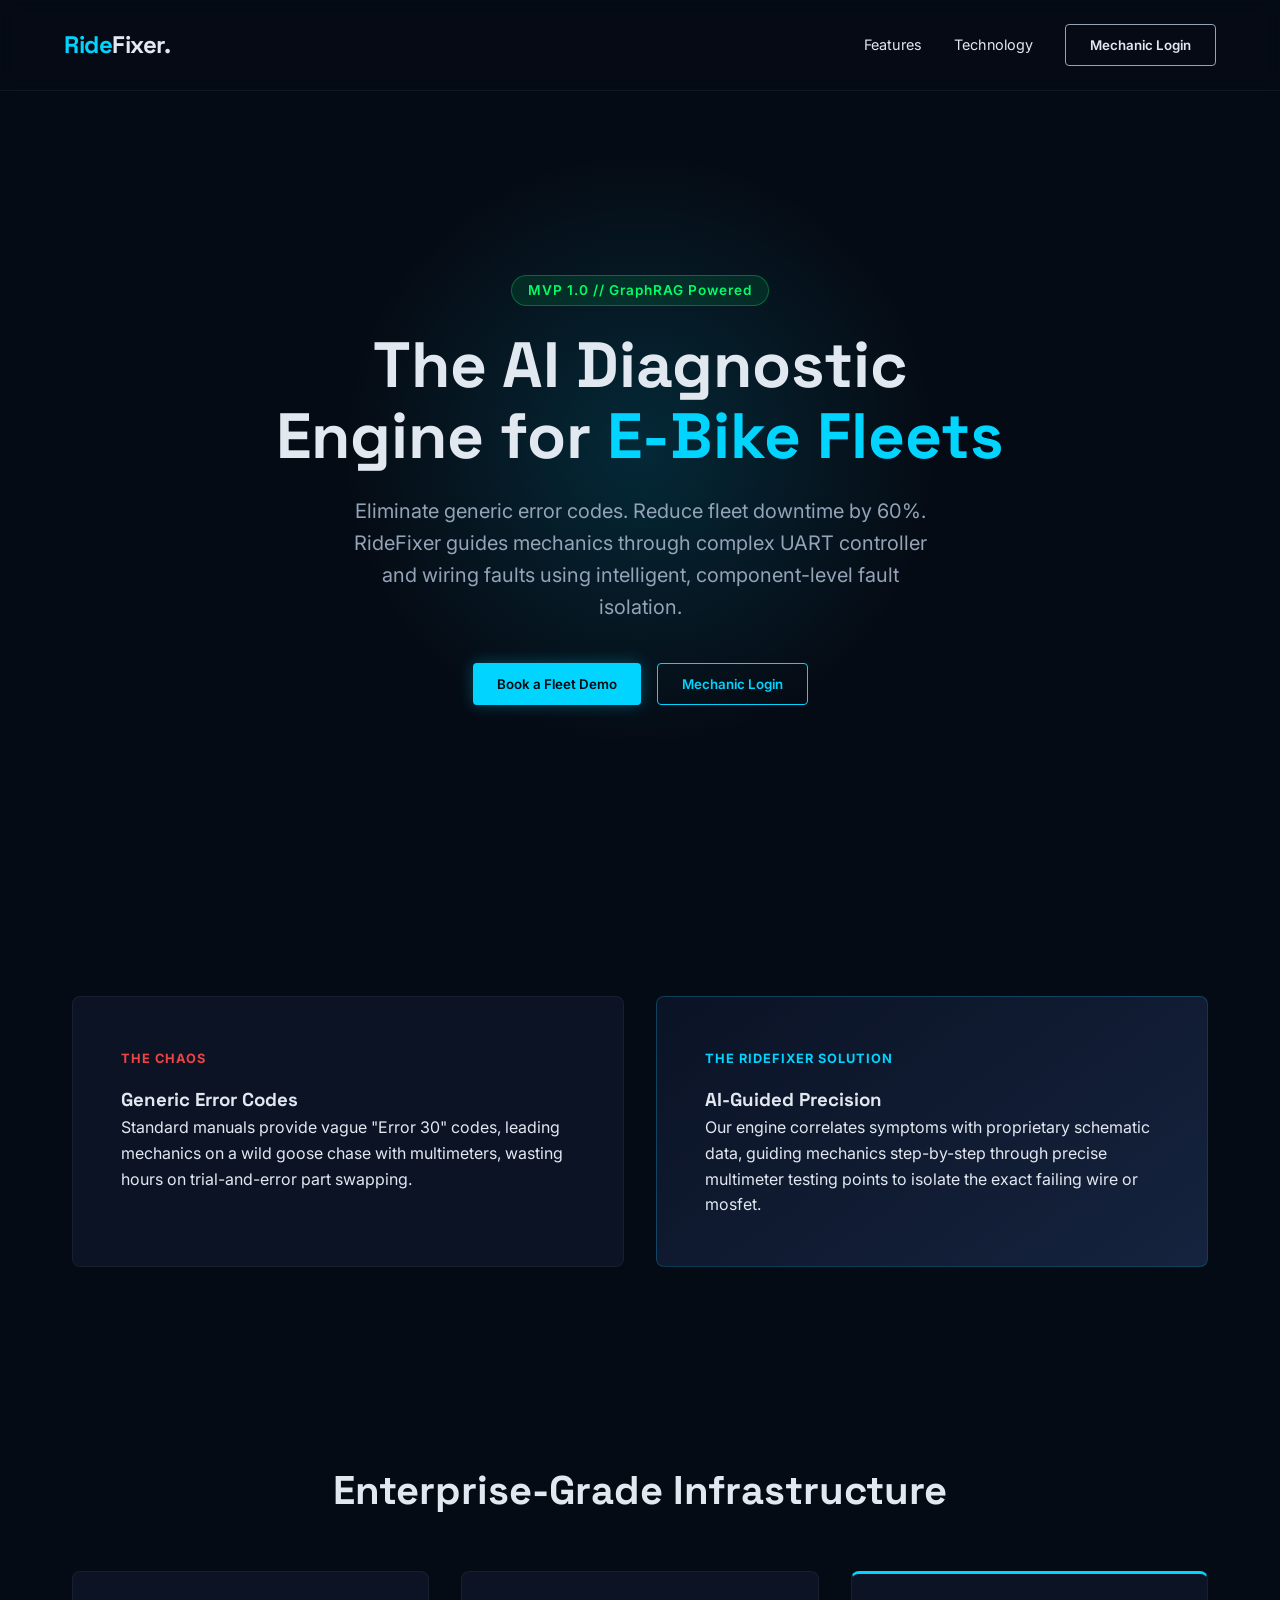
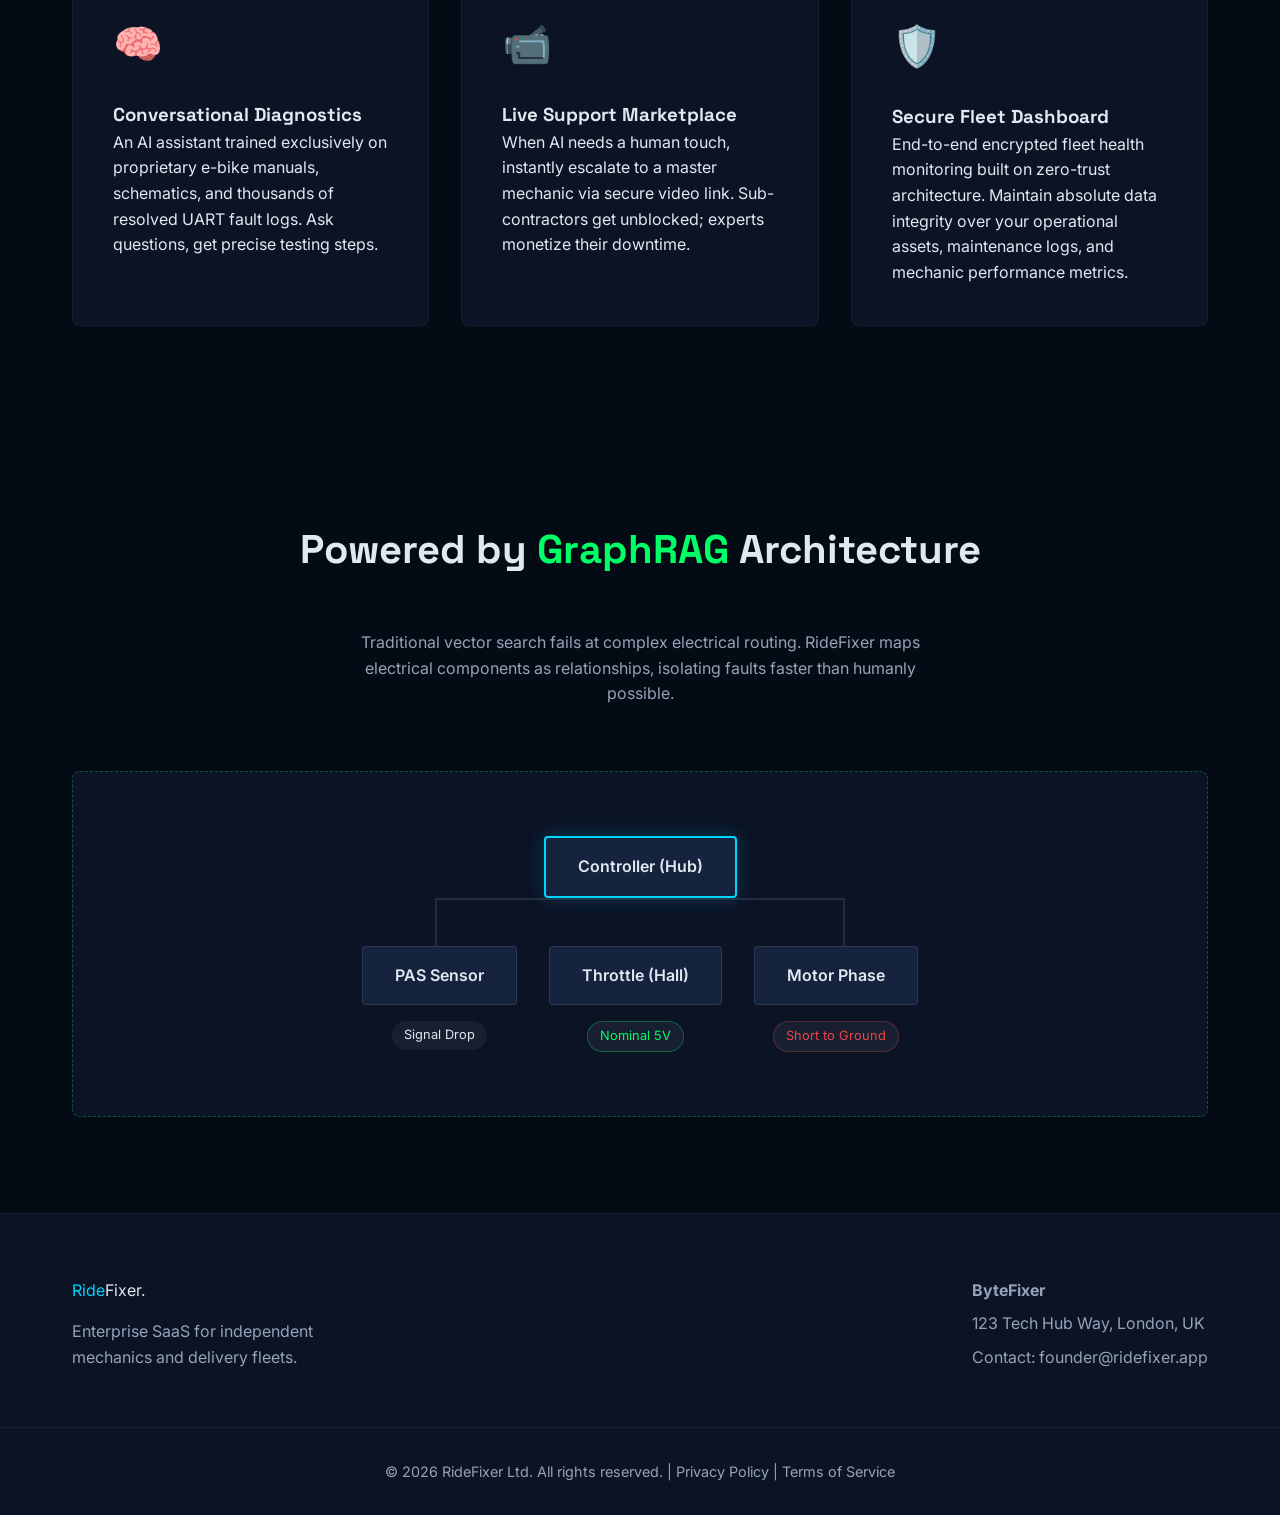
<file: index.html>
<!DOCTYPE html>
<html lang="en">
<head>
    <meta charset="UTF-8">
    <meta name="viewport" content="width=device-width, initial-scale=1.0">
    <title>RideFixer | AI-Powered E-Bike Fleet Diagnostics</title>
    <meta name="description" content="Enterprise-grade AI diagnostic engine and secure fleet management platform for e-bike mechanics and commercial delivery fleets.">
    <link rel="preconnect" href="https://fonts.googleapis.com">
    <link rel="preconnect" href="https://fonts.gstatic.com" crossorigin>
    <link href="https://fonts.googleapis.com/css2?family=Inter:wght@300;400;600;800&family=Space+Grotesk:wght@500;700&display=swap" rel="stylesheet">
    <link rel="stylesheet" href="styles.css">
</head>
<body>

    <nav class="navbar">
        <div class="logo">
            <span class="accent-electric">Ride</span>Fixer.
        </div>
        <div class="nav-links">
            <a href="#features">Features</a>
            <a href="#technology">Technology</a>
            <button class="btn btn-secondary login-btn">Mechanic Login</button>
        </div>
    </nav>

    <header class="hero">
        <div class="hero-content">
            <div class="badge">MVP 1.0 // GraphRAG Powered</div>
            <h1>The AI Diagnostic Engine for <span class="accent-electric">E-Bike Fleets</span></h1>
            <p class="subheadline">
                Eliminate generic error codes. Reduce fleet downtime by 60%. RideFixer guides mechanics through complex UART controller and wiring faults using intelligent, component-level fault isolation.
            </p>
            <div class="cta-group">
                <button class="btn btn-primary demo-btn">Book a Fleet Demo</button>
                <button class="btn btn-outline login-btn">Mechanic Login</button>
            </div>
        </div>
        <div class="glow-orb"></div>
    </header>

    <section class="problem-solution" id="solution">
        <div class="container">
            <div class="split-layout">
                <div class="card problem">
                    <span class="card-label error">The Chaos</span>
                    <h3>Generic Error Codes</h3>
                    <p>Standard manuals provide vague "Error 30" codes, leading mechanics on a wild goose chase with multimeters, wasting hours on trial-and-error part swapping.</p>
                </div>
                <div class="card solution">
                    <span class="card-label success">The RideFixer Solution</span>
                    <h3>AI-Guided Precision</h3>
                    <p>Our engine correlates symptoms with proprietary schematic data, guiding mechanics step-by-step through precise multimeter testing points to isolate the exact failing wire or mosfet.</p>
                </div>
            </div>
        </div>
    </section>

    <section class="features" id="features">
        <div class="container">
            <h2 class="section-title">Enterprise-Grade Infrastructure</h2>
            <div class="grid-3">
                <div class="feature-card">
                    <div class="icon-box">🧠</div>
                    <h3>Conversational Diagnostics</h3>
                    <p>An AI assistant trained exclusively on proprietary e-bike manuals, schematics, and thousands of resolved UART fault logs. Ask questions, get precise testing steps.</p>
                </div>
                <div class="feature-card">
                    <div class="icon-box">📹</div>
                    <h3>Live Support Marketplace</h3>
                    <p>When AI needs a human touch, instantly escalate to a master mechanic via secure video link. Sub-contractors get unblocked; experts monetize their downtime.</p>
                </div>
                <div class="feature-card border-accent">
                    <div class="icon-box">🛡️</div>
                    <h3>Secure Fleet Dashboard</h3>
                    <p>End-to-end encrypted fleet health monitoring built on zero-trust architecture. Maintain absolute data integrity over your operational assets, maintenance logs, and mechanic performance metrics.</p>
                </div>
            </div>
        </div>
    </section>

    <section class="technology" id="technology">
        <div class="container">
            <h2 class="section-title">Powered by <span class="accent-green">GraphRAG</span> Architecture</h2>
            <p class="tech-sub">Traditional vector search fails at complex electrical routing. RideFixer maps electrical components as relationships, isolating faults faster than humanly possible.</p>
            
            <div class="graph-visualizer">
                <div class="node node-core">Controller (Hub)</div>
                <div class="node-connections">
                    <div class="edge-path">
                        <div class="node node-branch">PAS Sensor</div>
                        <div class="fault-indicator">Signal Drop</div>
                    </div>
                    <div class="edge-path">
                        <div class="node node-branch">Throttle (Hall)</div>
                        <div class="fault-indicator success">Nominal 5V</div>
                    </div>
                    <div class="edge-path">
                        <div class="node node-branch">Motor Phase</div>
                        <div class="fault-indicator error">Short to Ground</div>
                    </div>
                </div>
            </div>
        </div>
    </section>

    <footer>
        <div class="container footer-content">
            <div class="footer-brand">
                <span class="accent-electric">Ride</span>Fixer.
                <p>Enterprise SaaS for independent mechanics and delivery fleets.</p>
            </div>
            <div class="footer-links">
                <p><strong>ByteFixer</strong></p>
                <p>123 Tech Hub Way, London, UK</p>
                <p>Contact: founder@ridefixer.app</p>
            </div>
        </div>
        <div class="footer-bottom">
            <p>&copy; 2026 RideFixer Ltd. All rights reserved. | <a href="#" style="color: var(--text-muted); text-decoration: none;">Privacy Policy</a> | <a href="#" style="color: var(--text-muted); text-decoration: none;">Terms of Service</a></p>
        </div>
    </footer>

    <script src="script.js"></script>
</body>
</html>
</file>
<file: styles.css>
/* --- Variables & Reset --- */
:root {
    --bg-deep: #050B14;
    --bg-surface: #0B1325;
    --bg-surface-light: #15233E;
    
    --text-main: #E2E8F0;
    --text-muted: #94A3B8;
    
    --accent-electric: #00D4FF;
    --accent-green: #00FF66;
    --accent-error: #EF4444;
    
    --font-sans: 'Inter', sans-serif;
    --font-display: 'Space Grotesk', sans-serif;
}

* {
    margin: 0;
    padding: 0;
    box-sizing: border-box;
}

html {
    scroll-behavior: smooth;
}

body {
    font-family: var(--font-sans);
    background-color: var(--bg-deep);
    color: var(--text-main);
    line-height: 1.6;
    overflow-x: hidden;
}

.container {
    max-width: 1200px;
    margin: 0 auto;
    padding: 0 2rem;
}

/* --- Typography --- */
h1, h2, h3, .logo {
    font-family: var(--font-display);
}

.accent-electric { color: var(--accent-electric); }
.accent-green { color: var(--accent-green); }

/* --- Navigation --- */
.navbar {
    display: flex;
    justify-content: space-between;
    align-items: center;
    padding: 1.5rem 5%;
    background: rgba(5, 11, 20, 0.8);
    backdrop-filter: blur(10px);
    position: fixed;
    width: 100%;
    top: 0;
    z-index: 100;
    border-bottom: 1px solid rgba(255,255,255,0.05);
}

.logo {
    font-size: 1.5rem;
    font-weight: 700;
    letter-spacing: -0.5px;
}

.nav-links {
    display: flex;
    gap: 2rem;
    align-items: center;
}

.nav-links a {
    color: var(--text-main);
    text-decoration: none;
    font-size: 0.9rem;
    transition: color 0.3s ease;
}

.nav-links a:hover {
    color: var(--accent-electric);
}

/* --- Buttons --- */
.btn {
    padding: 0.75rem 1.5rem;
    border-radius: 4px;
    font-weight: 600;
    cursor: pointer;
    transition: all 0.3s ease;
    border: none;
    font-family: var(--font-sans);
}

.btn-primary {
    background-color: var(--accent-electric);
    color: var(--bg-deep);
    box-shadow: 0 0 15px rgba(0, 212, 255, 0.3);
}

.btn-primary:hover {
    box-shadow: 0 0 25px rgba(0, 212, 255, 0.5);
    transform: translateY(-2px);
}

.btn-secondary {
    background-color: transparent;
    color: var(--text-main);
    border: 1px solid var(--text-muted);
}

.btn-secondary:hover {
    border-color: var(--accent-electric);
    color: var(--accent-electric);
}

.btn-outline {
    background: transparent;
    border: 1px solid var(--accent-electric);
    color: var(--accent-electric);
}

.btn-outline:hover {
    background: rgba(0, 212, 255, 0.1);
}

/* --- Hero Section --- */
.hero {
    min-height: 100vh;
    display: flex;
    align-items: center;
    justify-content: center;
    text-align: center;
    position: relative;
    padding-top: 80px;
    overflow: hidden;
}

.hero-content {
    max-width: 800px;
    z-index: 2;
    padding: 2rem;
}

.badge {
    display: inline-block;
    padding: 0.25rem 1rem;
    background: rgba(0, 255, 102, 0.1);
    color: var(--accent-green);
    border: 1px solid rgba(0, 255, 102, 0.3);
    border-radius: 50px;
    font-size: 0.85rem;
    margin-bottom: 1.5rem;
    font-weight: 600;
    letter-spacing: 1px;
}

.hero h1 {
    font-size: 4rem;
    line-height: 1.1;
    margin-bottom: 1.5rem;
}

.subheadline {
    font-size: 1.25rem;
    color: var(--text-muted);
    margin-bottom: 2.5rem;
    max-width: 600px;
    margin-left: auto;
    margin-right: auto;
}

.cta-group {
    display: flex;
    gap: 1rem;
    justify-content: center;
}

.glow-orb {
    position: absolute;
    width: 600px;
    height: 600px;
    background: radial-gradient(circle, rgba(0,212,255,0.15) 0%, rgba(5,11,20,0) 70%);
    top: 50%;
    left: 50%;
    transform: translate(-50%, -50%);
    z-index: 1;
    pointer-events: none;
}

/* --- Sections --- */
section {
    padding: 6rem 0;
}

.section-title {
    text-align: center;
    font-size: 2.5rem;
    margin-bottom: 3rem;
}

/* --- Problem / Solution --- */
.split-layout {
    display: grid;
    grid-template-columns: 1fr 1fr;
    gap: 2rem;
}

.card {
    background: var(--bg-surface);
    padding: 3rem;
    border-radius: 8px;
    border: 1px solid rgba(255,255,255,0.05);
}

.card.solution {
    background: linear-gradient(145deg, var(--bg-surface), var(--bg-surface-light));
    border-color: rgba(0, 212, 255, 0.2);
}

.card-label {
    font-size: 0.8rem;
    text-transform: uppercase;
    font-weight: 700;
    letter-spacing: 1px;
    display: inline-block;
    margin-bottom: 1rem;
}

.card-label.error { color: var(--accent-error); }
.card-label.success { color: var(--accent-electric); }

/* --- Features Matrix --- */
.grid-3 {
    display: grid;
    grid-template-columns: repeat(3, 1fr);
    gap: 2rem;
}

.feature-card {
    background: var(--bg-surface);
    padding: 2.5rem;
    border-radius: 8px;
    border: 1px solid rgba(255,255,255,0.05);
    transition: transform 0.3s ease;
}

.feature-card:hover {
    transform: translateY(-5px);
    border-color: rgba(255,255,255,0.1);
}

.feature-card.border-accent {
    border-top: 3px solid var(--accent-electric);
}

.icon-box {
    font-size: 2.5rem;
    margin-bottom: 1.5rem;
}

/* --- Tech Flex (GraphRAG Visual) --- */
.tech-sub {
    text-align: center;
    max-width: 600px;
    margin: 0 auto 4rem auto;
    color: var(--text-muted);
}

.graph-visualizer {
    display: flex;
    flex-direction: column;
    align-items: center;
    gap: 3rem;
    padding: 4rem 2rem;
    background: var(--bg-surface);
    border-radius: 8px;
    border: 1px dashed rgba(0, 255, 102, 0.3);
}

.node {
    padding: 1rem 2rem;
    background: var(--bg-surface-light);
    border-radius: 4px;
    font-weight: 600;
    z-index: 2;
}

.node-core {
    border: 2px solid var(--accent-electric);
    box-shadow: 0 0 20px rgba(0, 212, 255, 0.2);
}

.node-connections {
    display: flex;
    gap: 2rem;
    position: relative;
}

/* Simulated connecting lines using CSS borders */
.node-connections::before {
    content: '';
    position: absolute;
    top: -3rem;
    left: 50%;
    transform: translateX(-50%);
    width: calc(100% - 150px);
    height: 3rem;
    border-top: 2px solid rgba(255,255,255,0.1);
    border-left: 2px solid rgba(255,255,255,0.1);
    border-right: 2px solid rgba(255,255,255,0.1);
    z-index: 1;
}

.edge-path {
    display: flex;
    flex-direction: column;
    align-items: center;
    gap: 1rem;
}

.node-branch {
    border: 1px solid rgba(255,255,255,0.1);
}

.fault-indicator {
    font-size: 0.8rem;
    padding: 0.25rem 0.75rem;
    border-radius: 50px;
    background: rgba(255,255,255,0.05);
}

.fault-indicator.error { color: var(--accent-error); border: 1px solid rgba(239, 68, 68, 0.3); }
.fault-indicator.success { color: var(--accent-green); border: 1px solid rgba(0, 255, 102, 0.3); }


/* --- Footer --- */
footer {
    background: var(--bg-surface);
    padding: 4rem 0 2rem 0;
    border-top: 1px solid rgba(255,255,255,0.05);
}

.footer-content {
    display: flex;
    justify-content: space-between;
    margin-bottom: 3rem;
}

.footer-brand p {
    color: var(--text-muted);
    margin-top: 1rem;
    max-width: 300px;
}

.footer-links p {
    color: var(--text-muted);
    margin-bottom: 0.5rem;
}

.footer-bottom {
    text-align: center;
    padding-top: 2rem;
    border-top: 1px solid rgba(255,255,255,0.05);
    color: var(--text-muted);
    font-size: 0.9rem;
}

/* --- Responsive Media Queries --- */
@media (max-width: 768px) {
    .hero h1 { font-size: 2.5rem; }
    .split-layout, .grid-3 { grid-template-columns: 1fr; }
    .nav-links { display: none; } /* Simplified for mobile MVP */
    .cta-group { flex-direction: column; }
    .node-connections { flex-direction: column; gap: 4rem; }
    .node-connections::before { display: none; } /* Hide complex lines on mobile */
    .edge-path { border-top: 2px dashed rgba(255,255,255,0.1); padding-top: 2rem; }
    .footer-content { flex-direction: column; gap: 2rem; }
}
</file>
